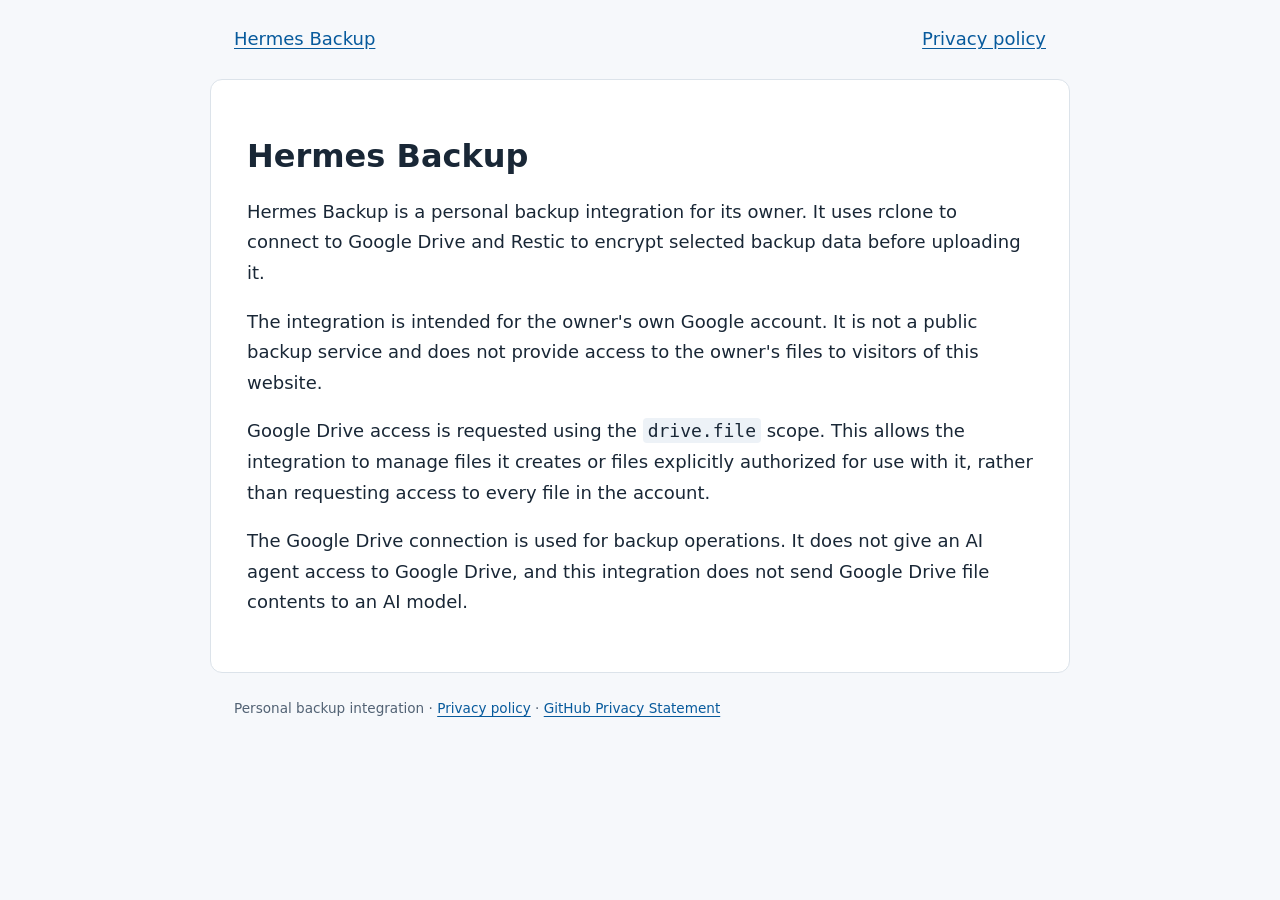
<file: index.html>
<!doctype html>
<html lang="en"><head><meta charset="utf-8"><meta name="viewport" content="width=device-width, initial-scale=1"><title>Hermes Backup</title><link rel="stylesheet" href="style.css"></head>
<body><header><nav aria-label="Main navigation"><a href="index.html">Hermes Backup</a><a href="privacy.html">Privacy policy</a></nav></header><main><h1>Hermes Backup</h1>
<p>Hermes Backup is a personal backup integration for its owner. It uses rclone to connect to Google Drive and Restic to encrypt selected backup data before uploading it.</p>
<p>The integration is intended for the owner&#x27;s own Google account. It is not a public backup service and does not provide access to the owner&#x27;s files to visitors of this website.</p>
<p>Google Drive access is requested using the <code>drive.file</code> scope. This allows the integration to manage files it creates or files explicitly authorized for use with it, rather than requesting access to every file in the account.</p>
<p>The Google Drive connection is used for backup operations. It does not give an AI agent access to Google Drive, and this integration does not send Google Drive file contents to an AI model.</p></main><footer>Personal backup integration · <a href="privacy.html">Privacy policy</a> · <a href="https://docs.github.com/en/site-policy/privacy-policies/github-general-privacy-statement">GitHub Privacy Statement</a></footer></body></html>
</file>
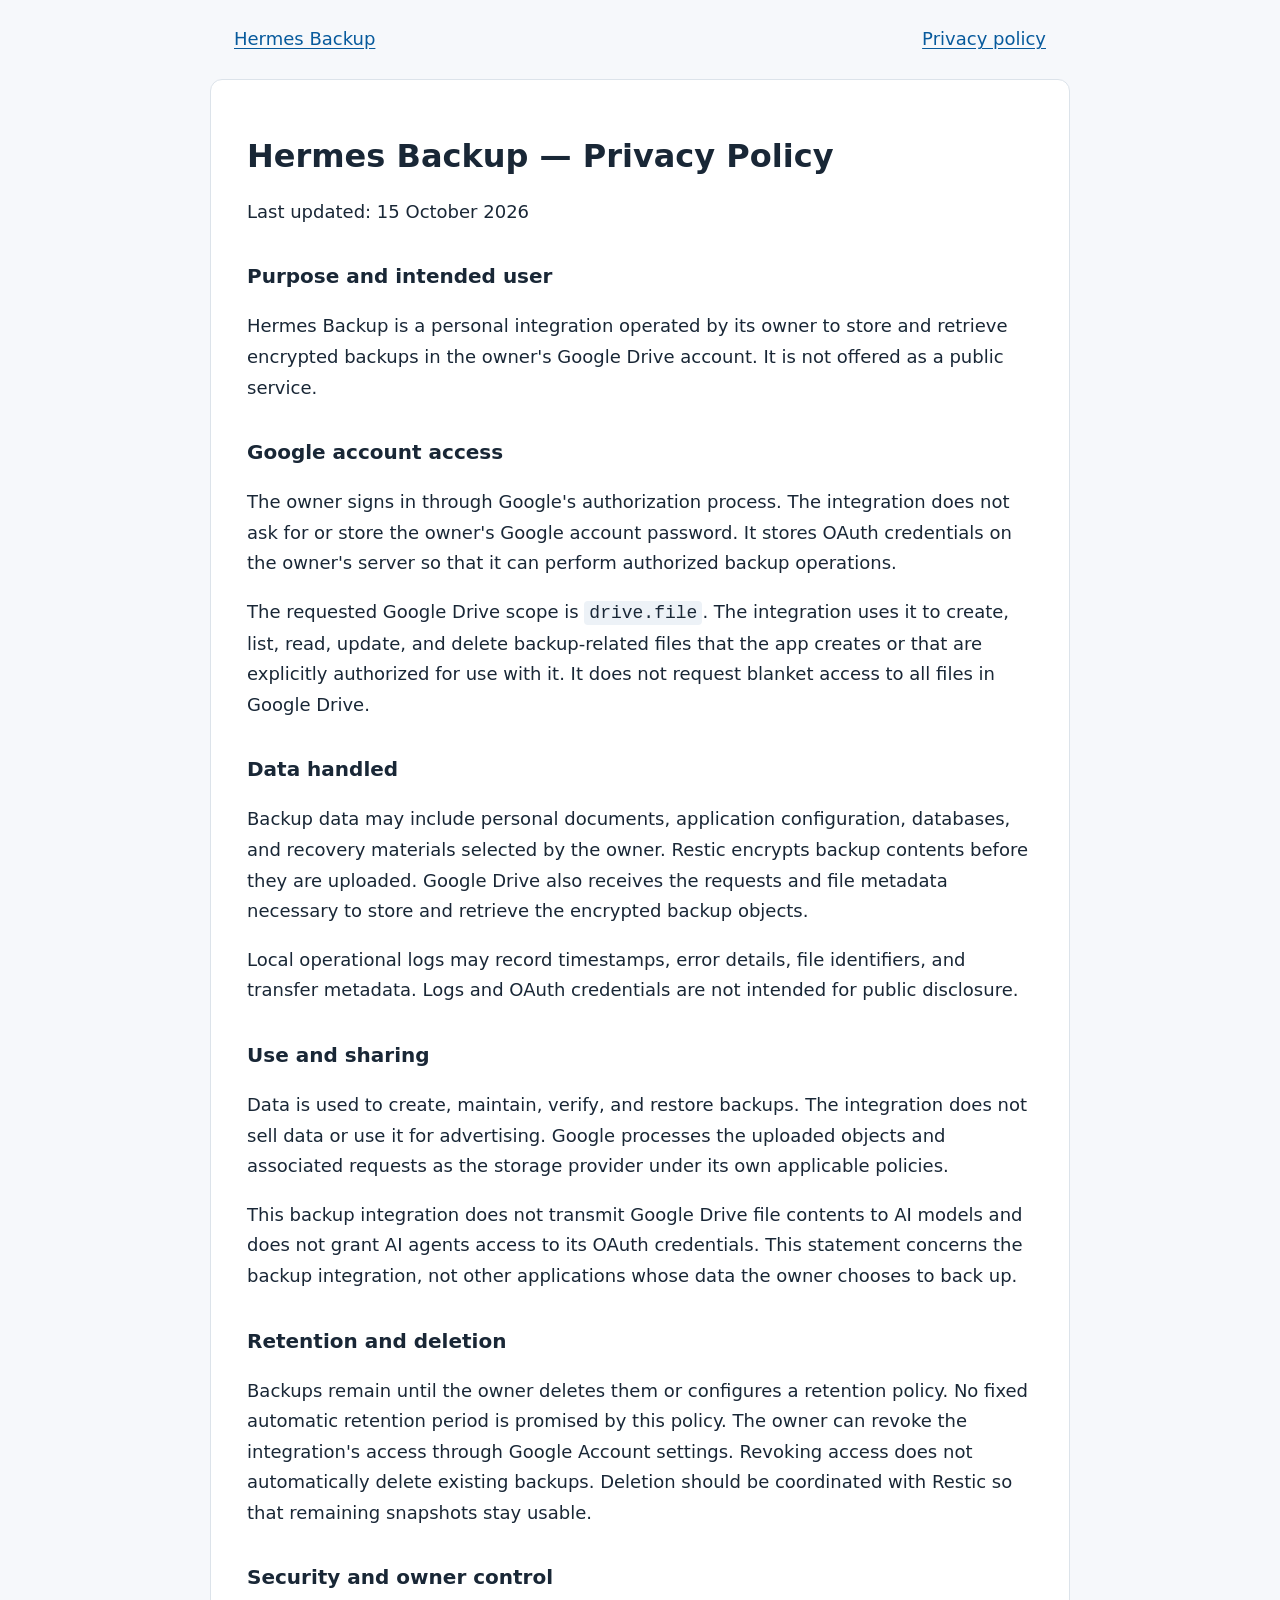
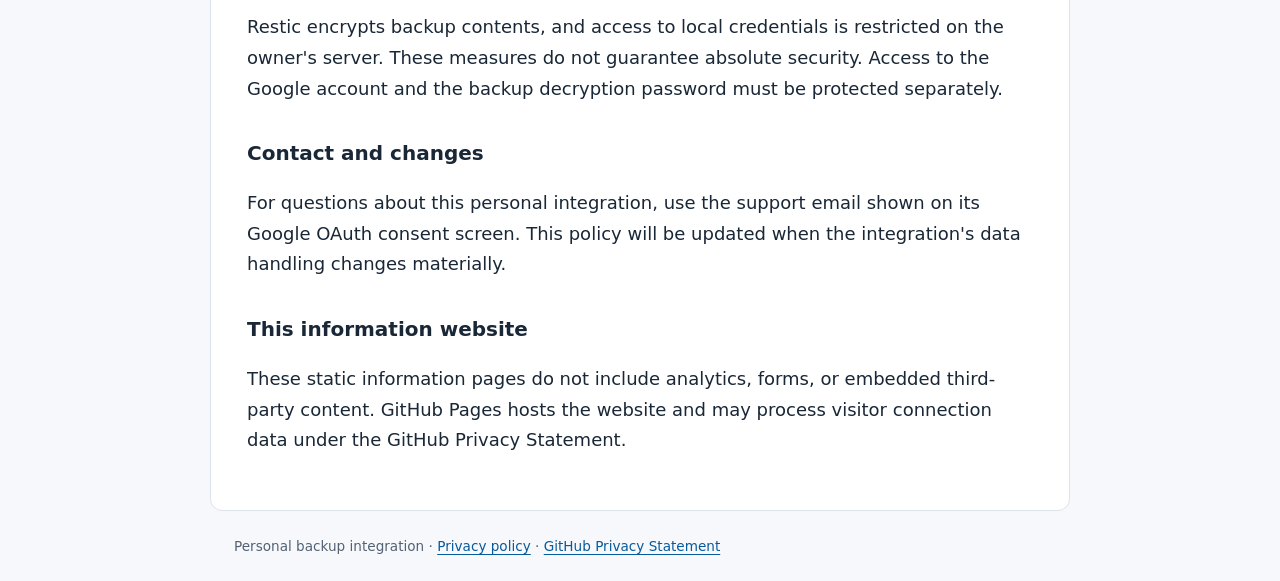
<file: privacy.html>
<!doctype html>
<html lang="en"><head><meta charset="utf-8"><meta name="viewport" content="width=device-width, initial-scale=1"><title>Hermes Backup — Privacy Policy</title><link rel="stylesheet" href="style.css"></head>
<body><header><nav aria-label="Main navigation"><a href="index.html">Hermes Backup</a><a href="privacy.html">Privacy policy</a></nav></header><main><h1>Hermes Backup — Privacy Policy</h1>
<p>Last updated: 15 October 2026</p>
<h2>Purpose and intended user</h2>
<p>Hermes Backup is a personal integration operated by its owner to store and retrieve encrypted backups in the owner&#x27;s Google Drive account. It is not offered as a public service.</p>
<h2>Google account access</h2>
<p>The owner signs in through Google&#x27;s authorization process. The integration does not ask for or store the owner&#x27;s Google account password. It stores OAuth credentials on the owner&#x27;s server so that it can perform authorized backup operations.</p>
<p>The requested Google Drive scope is <code>drive.file</code>. The integration uses it to create, list, read, update, and delete backup-related files that the app creates or that are explicitly authorized for use with it. It does not request blanket access to all files in Google Drive.</p>
<h2>Data handled</h2>
<p>Backup data may include personal documents, application configuration, databases, and recovery materials selected by the owner. Restic encrypts backup contents before they are uploaded. Google Drive also receives the requests and file metadata necessary to store and retrieve the encrypted backup objects.</p>
<p>Local operational logs may record timestamps, error details, file identifiers, and transfer metadata. Logs and OAuth credentials are not intended for public disclosure.</p>
<h2>Use and sharing</h2>
<p>Data is used to create, maintain, verify, and restore backups. The integration does not sell data or use it for advertising. Google processes the uploaded objects and associated requests as the storage provider under its own applicable policies.</p>
<p>This backup integration does not transmit Google Drive file contents to AI models and does not grant AI agents access to its OAuth credentials. This statement concerns the backup integration, not other applications whose data the owner chooses to back up.</p>
<h2>Retention and deletion</h2>
<p>Backups remain until the owner deletes them or configures a retention policy. No fixed automatic retention period is promised by this policy. The owner can revoke the integration&#x27;s access through Google Account settings. Revoking access does not automatically delete existing backups. Deletion should be coordinated with Restic so that remaining snapshots stay usable.</p>
<h2>Security and owner control</h2>
<p>Restic encrypts backup contents, and access to local credentials is restricted on the owner&#x27;s server. These measures do not guarantee absolute security. Access to the Google account and the backup decryption password must be protected separately.</p>
<h2>Contact and changes</h2>
<p>For questions about this personal integration, use the support email shown on its Google OAuth consent screen. This policy will be updated when the integration&#x27;s data handling changes materially.</p>
<h2>This information website</h2>
<p>These static information pages do not include analytics, forms, or embedded third-party content. GitHub Pages hosts the website and may process visitor connection data under the GitHub Privacy Statement.</p></main><footer>Personal backup integration · <a href="privacy.html">Privacy policy</a> · <a href="https://docs.github.com/en/site-policy/privacy-policies/github-general-privacy-statement">GitHub Privacy Statement</a></footer></body></html>
</file>
<file: style.css>
*{box-sizing:border-box}body{margin:0;background:#f6f8fb;color:#192736;font:18px/1.7 system-ui,sans-serif}header,main,footer{max-width:860px;margin:auto;padding:24px}nav{display:flex;justify-content:space-between;gap:20px;flex-wrap:wrap}main{background:white;border:1px solid #dce3ea;border-radius:12px;padding:36px}h1{font-size:2rem;line-height:1.2}h2{margin-top:32px;font-size:1.25rem}a{color:#075a9c;text-underline-offset:3px}a:focus-visible{outline:3px solid #e6a500;outline-offset:4px}code{background:#edf2f7;padding:2px 5px;border-radius:4px}footer{font-size:.85rem;color:#526274}@media(max-width:600px){main{border-radius:0;padding:22px}h1{font-size:1.7rem}}
</file>
